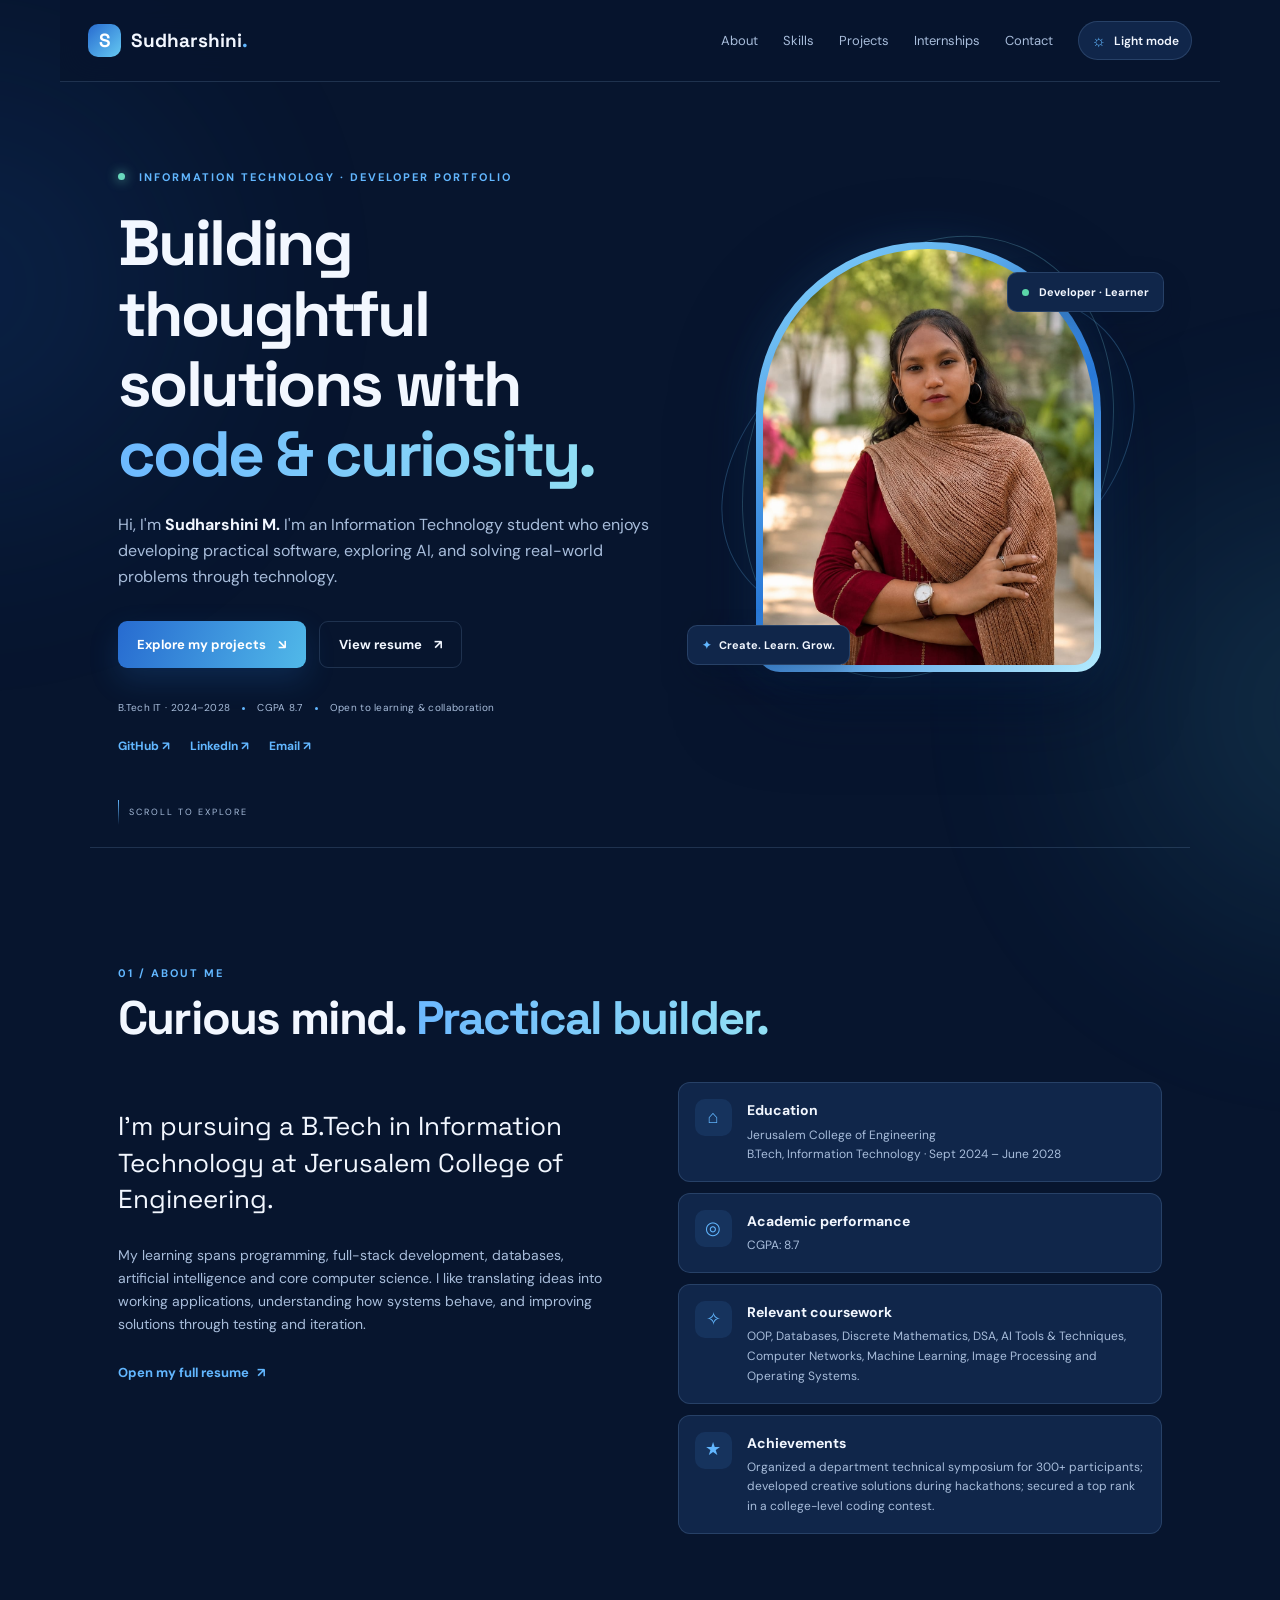
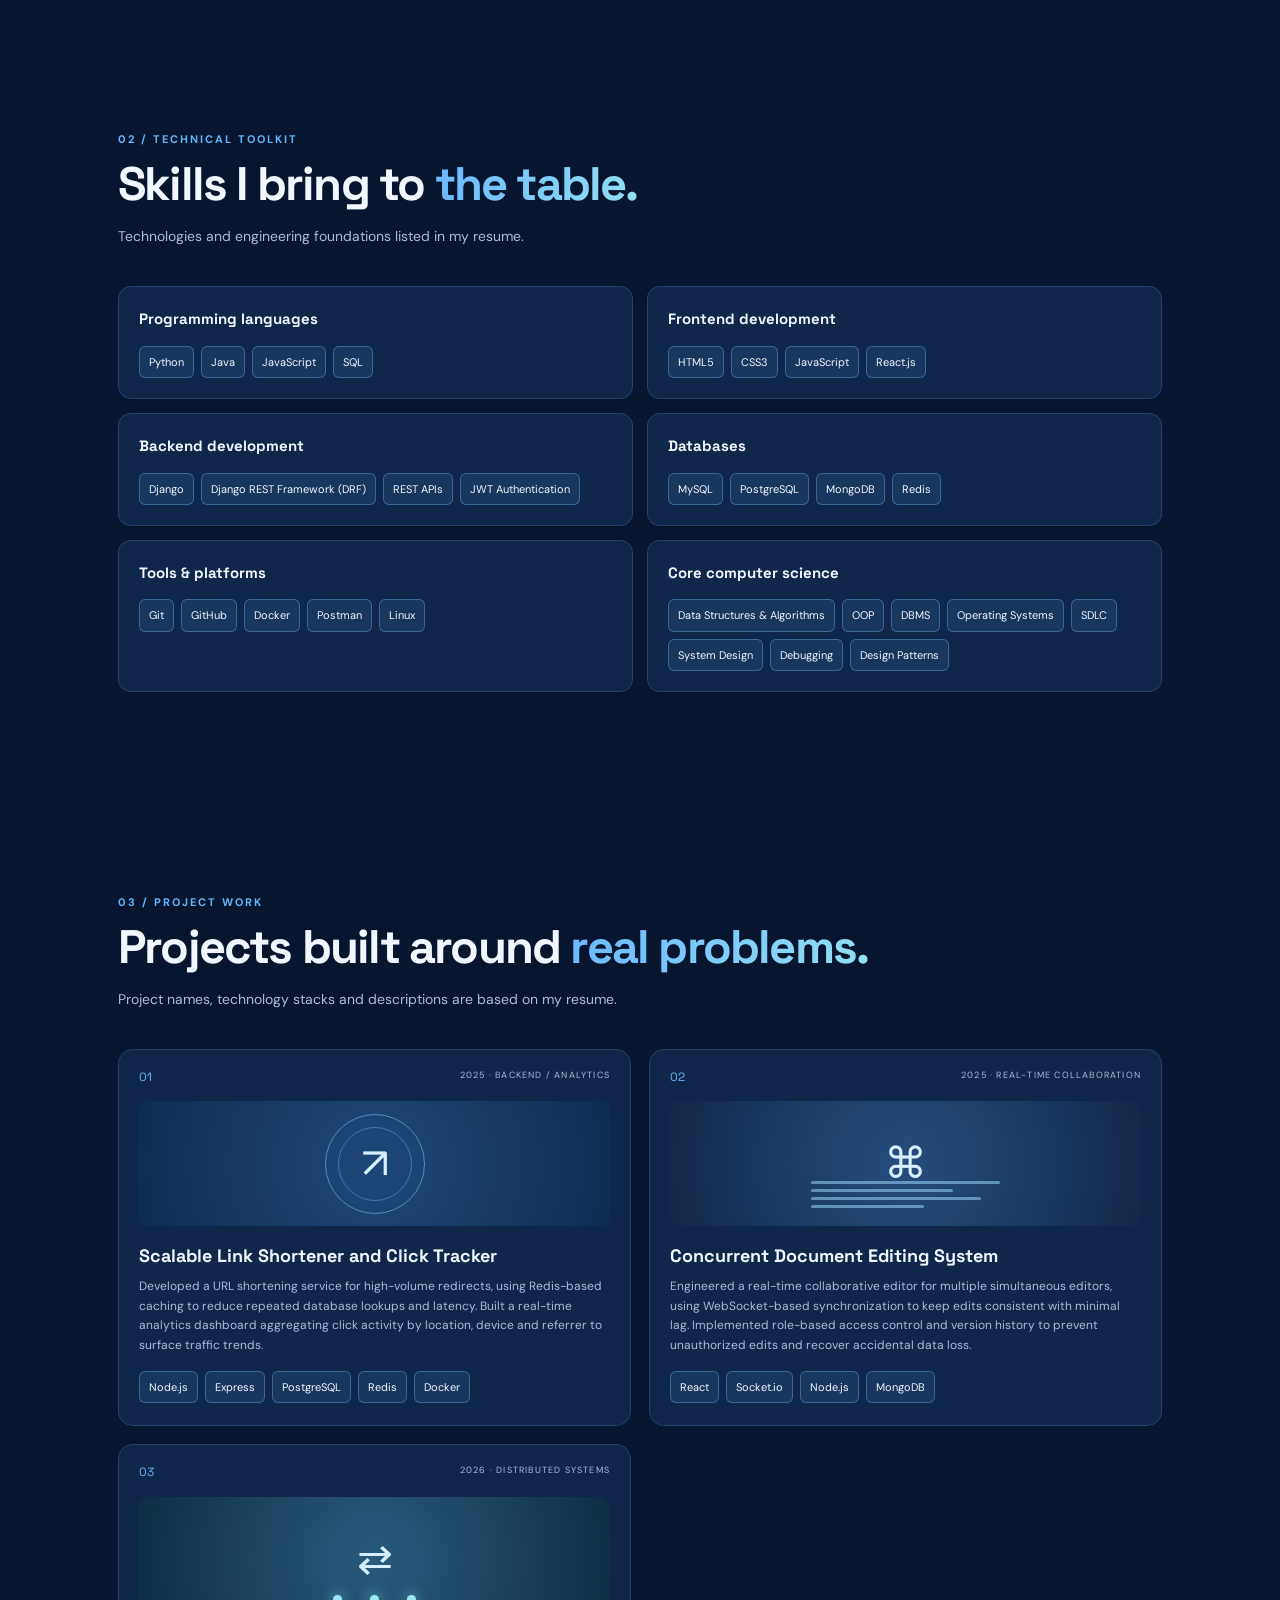
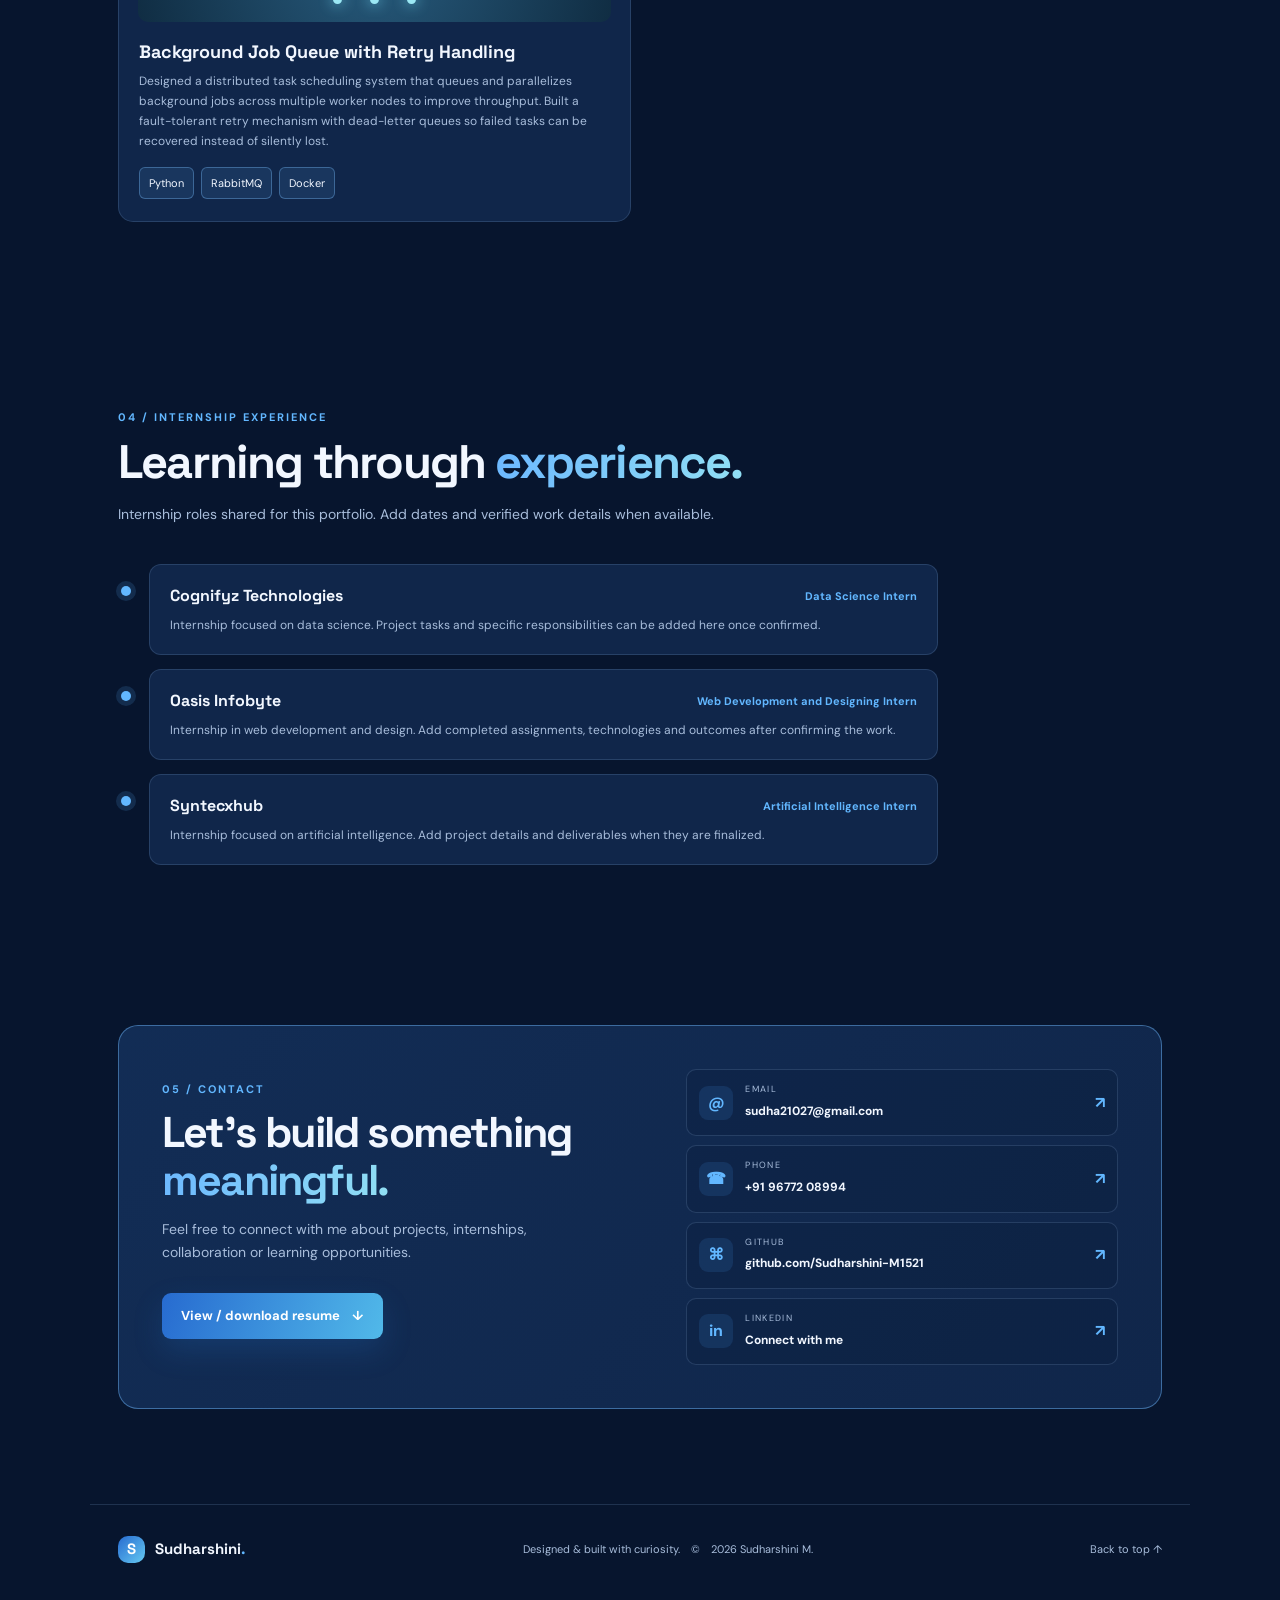
<file: Task-1-Developer-Portfolio/index.html>
<!DOCTYPE html>
<html lang="en">
<head>
  <meta charset="UTF-8">
  <meta name="viewport" content="width=device-width, initial-scale=1.0">
  <meta name="description" content="Sudharshini M. — Information Technology student and developer portfolio.">
  <meta name="theme-color" content="#07152e">
  <title>Sudharshini M. | Developer Portfolio</title>
  <link rel="preconnect" href="https://fonts.googleapis.com">
  <link rel="preconnect" href="https://fonts.gstatic.com" crossorigin>
  <link href="https://fonts.googleapis.com/css2?family=DM+Sans:wght@400;500;600;700&family=Space+Grotesk:wght@400;500;600;700&display=swap" rel="stylesheet">
  <link rel="stylesheet" href="style.css">
  <script src="script.js" defer></script>
</head>
<body>
  <div class="scroll-progress" aria-hidden="true"><span id="scrollProgressBar"></span></div>
  <div class="ambient ambient-one"></div><div class="ambient ambient-two"></div>

  <header class="site-header">
    <a class="brand" href="#home" aria-label="Sudharshini home"><span class="brand-mark">S</span><span>Sudharshini<span class="brand-dot">.</span></span></a>
    <button class="menu-toggle" id="menuToggle" aria-label="Open navigation" aria-expanded="false"><span></span><span></span><span></span></button>
    <nav class="nav" id="siteNav">
      <a href="#about">About</a><a href="#skills">Skills</a><a href="#projects">Projects</a><a href="#internships">Internships</a><a href="#contact">Contact</a>
      <button class="theme-toggle" id="themeToggle" type="button" aria-label="Switch to light mode"><span id="themeIcon">☼</span><span id="themeLabel">Light mode</span></button>
    </nav>
  </header>

  <main>
    <section class="hero section" id="home">
      <div class="hero-copy">
        <p class="eyebrow"><span class="status-dot"></span> INFORMATION TECHNOLOGY · DEVELOPER PORTFOLIO</p>
        <h1>Building thoughtful solutions with <span class="gradient-text">code & curiosity.</span></h1>
        <p class="hero-lead">Hi, I'm <strong>Sudharshini M.</strong> I'm an Information Technology student who enjoys developing practical software, exploring AI, and solving real-world problems through technology.</p>
        <div class="hero-actions">
          <a class="button button-primary" href="#projects">Explore my projects <span>↘</span></a>
          <a class="button button-ghost" href="Sudharshini-M-Resume.pdf" target="_blank" rel="noopener">View resume <span>↗</span></a>
        </div>
        <div class="hero-meta"><span>B.Tech IT · 2024–2028</span><i></i><span>CGPA 8.7</span><i></i><span>Open to learning & collaboration</span></div>
        <div class="hero-socials">
          <a href="https://github.com/Sudharshini-M1521" target="_blank" rel="noopener">GitHub ↗</a>
          <a href="https://www.linkedin.com/in/sudharshini-m-b27391332/" target="_blank" rel="noopener">LinkedIn ↗</a>
          <a href="mailto:sudha21027@gmail.com">Email ↗</a>
        </div>
      </div>
      <div class="hero-photo-wrap">
        <div class="photo-halo"></div><div class="photo-orbit orbit-one"></div><div class="photo-orbit orbit-two"></div>
        <div class="photo-frame"><img src="profile-photo.png" alt="Portrait of Sudharshini M."></div>
        <div class="photo-badge badge-top"><span class="badge-dot"></span> Developer · Learner</div>
        <div class="photo-badge badge-bottom"><span>✦</span> Create. Learn. Grow.</div>
      </div>
      <a class="scroll-cue" href="#about"><span></span> SCROLL TO EXPLORE</a>
    </section>

    <section class="section about-section" id="about">
      <div class="section-heading"><p class="eyebrow">01 / ABOUT ME</p><h2>Curious mind. <span class="gradient-text">Practical builder.</span></h2></div>
      <div class="about-grid">
        <div class="about-intro">
          <p class="large-copy">I’m pursuing a B.Tech in Information Technology at Jerusalem College of Engineering.</p>
          <p>My learning spans programming, full-stack development, databases, artificial intelligence and core computer science. I like translating ideas into working applications, understanding how systems behave, and improving solutions through testing and iteration.</p>
          <a class="text-link" href="Sudharshini-M-Resume.pdf" target="_blank" rel="noopener">Open my full resume <span>↗</span></a>
        </div>
        <div class="about-facts">
          <div class="fact-card"><span class="fact-icon">⌂</span><div><h3>Education</h3><p>Jerusalem College of Engineering<br>B.Tech, Information Technology · Sept 2024 – June 2028</p></div></div>
          <div class="fact-card"><span class="fact-icon">◎</span><div><h3>Academic performance</h3><p>CGPA: 8.7</p></div></div>
          <div class="fact-card"><span class="fact-icon">✧</span><div><h3>Relevant coursework</h3><p>OOP, Databases, Discrete Mathematics, DSA, AI Tools & Techniques, Computer Networks, Machine Learning, Image Processing and Operating Systems.</p></div></div>
          <div class="fact-card"><span class="fact-icon">★</span><div><h3>Achievements</h3><p>Organized a department technical symposium for 300+ participants; developed creative solutions during hackathons; secured a top rank in a college-level coding contest.</p></div></div>
        </div>
      </div>
    </section>

    <section class="section skills-section" id="skills">
      <div class="section-heading"><p class="eyebrow">02 / TECHNICAL TOOLKIT</p><h2>Skills I bring to <span class="gradient-text">the table.</span></h2><p class="section-subtitle">Technologies and engineering foundations listed in my resume.</p></div>
      <div class="skill-groups">
        <article class="skill-group"><h3>Programming languages</h3><div class="tag-list"><span>Python</span><span>Java</span><span>JavaScript</span><span>SQL</span></div></article>
        <article class="skill-group"><h3>Frontend development</h3><div class="tag-list"><span>HTML5</span><span>CSS3</span><span>JavaScript</span><span>React.js</span></div></article>
        <article class="skill-group"><h3>Backend development</h3><div class="tag-list"><span>Django</span><span>Django REST Framework (DRF)</span><span>REST APIs</span><span>JWT Authentication</span></div></article>
        <article class="skill-group"><h3>Databases</h3><div class="tag-list"><span>MySQL</span><span>PostgreSQL</span><span>MongoDB</span><span>Redis</span></div></article>
        <article class="skill-group"><h3>Tools & platforms</h3><div class="tag-list"><span>Git</span><span>GitHub</span><span>Docker</span><span>Postman</span><span>Linux</span></div></article>
        <article class="skill-group"><h3>Core computer science</h3><div class="tag-list"><span>Data Structures & Algorithms</span><span>OOP</span><span>DBMS</span><span>Operating Systems</span><span>SDLC</span><span>System Design</span><span>Debugging</span><span>Design Patterns</span></div></article>
      </div>
    </section>

    <section class="section projects-section" id="projects">
      <div class="section-heading"><p class="eyebrow">03 / PROJECT WORK</p><h2>Projects built around <span class="gradient-text">real problems.</span></h2><p class="section-subtitle">Project names, technology stacks and descriptions are based on my resume.</p></div>
      <div class="projects-grid">
        <article class="project-card"><div class="project-top"><span class="project-number">01</span><span class="project-type">2025 · BACKEND / ANALYTICS</span></div><div class="project-visual link-visual"><span>↗</span><div class="visual-ring"></div></div><div class="project-content"><h3>Scalable Link Shortener and Click Tracker</h3><p>Developed a URL shortening service for high-volume redirects, using Redis-based caching to reduce repeated database lookups and latency. Built a real-time analytics dashboard aggregating click activity by location, device and referrer to surface traffic trends.</p><div class="tag-list"><span>Node.js</span><span>Express</span><span>PostgreSQL</span><span>Redis</span><span>Docker</span></div></div></article>
        <article class="project-card"><div class="project-top"><span class="project-number">02</span><span class="project-type">2025 · REAL-TIME COLLABORATION</span></div><div class="project-visual editor-visual"><span>⌘</span><div class="editor-lines"><i></i><i></i><i></i><i></i></div></div><div class="project-content"><h3>Concurrent Document Editing System</h3><p>Engineered a real-time collaborative editor for multiple simultaneous editors, using WebSocket-based synchronization to keep edits consistent with minimal lag. Implemented role-based access control and version history to prevent unauthorized edits and recover accidental data loss.</p><div class="tag-list"><span>React</span><span>Socket.io</span><span>Node.js</span><span>MongoDB</span></div></div></article>
        <article class="project-card"><div class="project-top"><span class="project-number">03</span><span class="project-type">2026 · DISTRIBUTED SYSTEMS</span></div><div class="project-visual queue-visual"><span>⇄</span><div class="queue-nodes"><i></i><i></i><i></i></div></div><div class="project-content"><h3>Background Job Queue with Retry Handling</h3><p>Designed a distributed task scheduling system that queues and parallelizes background jobs across multiple worker nodes to improve throughput. Built a fault-tolerant retry mechanism with dead-letter queues so failed tasks can be recovered instead of silently lost.</p><div class="tag-list"><span>Python</span><span>RabbitMQ</span><span>Docker</span></div></div></article>
      </div>
    </section>

    <section class="section internships-section" id="internships">
      <div class="section-heading"><p class="eyebrow">04 / INTERNSHIP EXPERIENCE</p><h2>Learning through <span class="gradient-text">experience.</span></h2><p class="section-subtitle">Internship roles shared for this portfolio. Add dates and verified work details when available.</p></div>
      <div class="timeline">
        <article class="timeline-item"><span class="timeline-mark"></span><div class="timeline-card"><div class="timeline-heading"><h3>Cognifyz Technologies</h3><span>Data Science Intern</span></div><p>Internship focused on data science. Project tasks and specific responsibilities can be added here once confirmed.</p></div></article>
        <article class="timeline-item"><span class="timeline-mark"></span><div class="timeline-card"><div class="timeline-heading"><h3>Oasis Infobyte</h3><span>Web Development and Designing Intern</span></div><p>Internship in web development and design. Add completed assignments, technologies and outcomes after confirming the work.</p></div></article>
        <article class="timeline-item"><span class="timeline-mark"></span><div class="timeline-card"><div class="timeline-heading"><h3>Syntecxhub</h3><span>Artificial Intelligence Intern</span></div><p>Internship focused on artificial intelligence. Add project details and deliverables when they are finalized.</p></div></article>
      </div>
    </section>

    <section class="section contact-section" id="contact">
      <div class="contact-panel"><div><p class="eyebrow">05 / CONTACT</p><h2>Let's build something <span class="gradient-text">meaningful.</span></h2><p class="contact-copy">Feel free to connect with me about projects, internships, collaboration or learning opportunities.</p><a class="button button-primary contact-resume" href="Sudharshini-M-Resume.pdf" target="_blank" rel="noopener">View / download resume <span>↓</span></a></div>
        <div class="contact-links">
          <a href="mailto:sudha21027@gmail.com"><span class="contact-icon">@</span><span><small>EMAIL</small><strong>sudha21027@gmail.com</strong></span><b>↗</b></a>
          <a href="tel:+919677208994"><span class="contact-icon">☎</span><span><small>PHONE</small><strong>+91 96772 08994</strong></span><b>↗</b></a>
          <a href="https://github.com/Sudharshini-M1521" target="_blank" rel="noopener"><span class="contact-icon">⌘</span><span><small>GITHUB</small><strong>github.com/Sudharshini-M1521</strong></span><b>↗</b></a>
          <a href="https://www.linkedin.com/in/sudharshini-m-b27391332/" target="_blank" rel="noopener"><span class="contact-icon">in</span><span><small>LINKEDIN</small><strong>Connect with me</strong></span><b>↗</b></a>
        </div>
      </div>
    </section>
  </main>
  <footer class="footer"><a class="brand" href="#home"><span class="brand-mark">S</span><span>Sudharshini<span class="brand-dot">.</span></span></a><p>Designed & built with curiosity. <span>© <span id="year"></span> Sudharshini M.</span></p><a href="#home" class="back-top">Back to top ↑</a></footer>
</body>
</html>
</file>
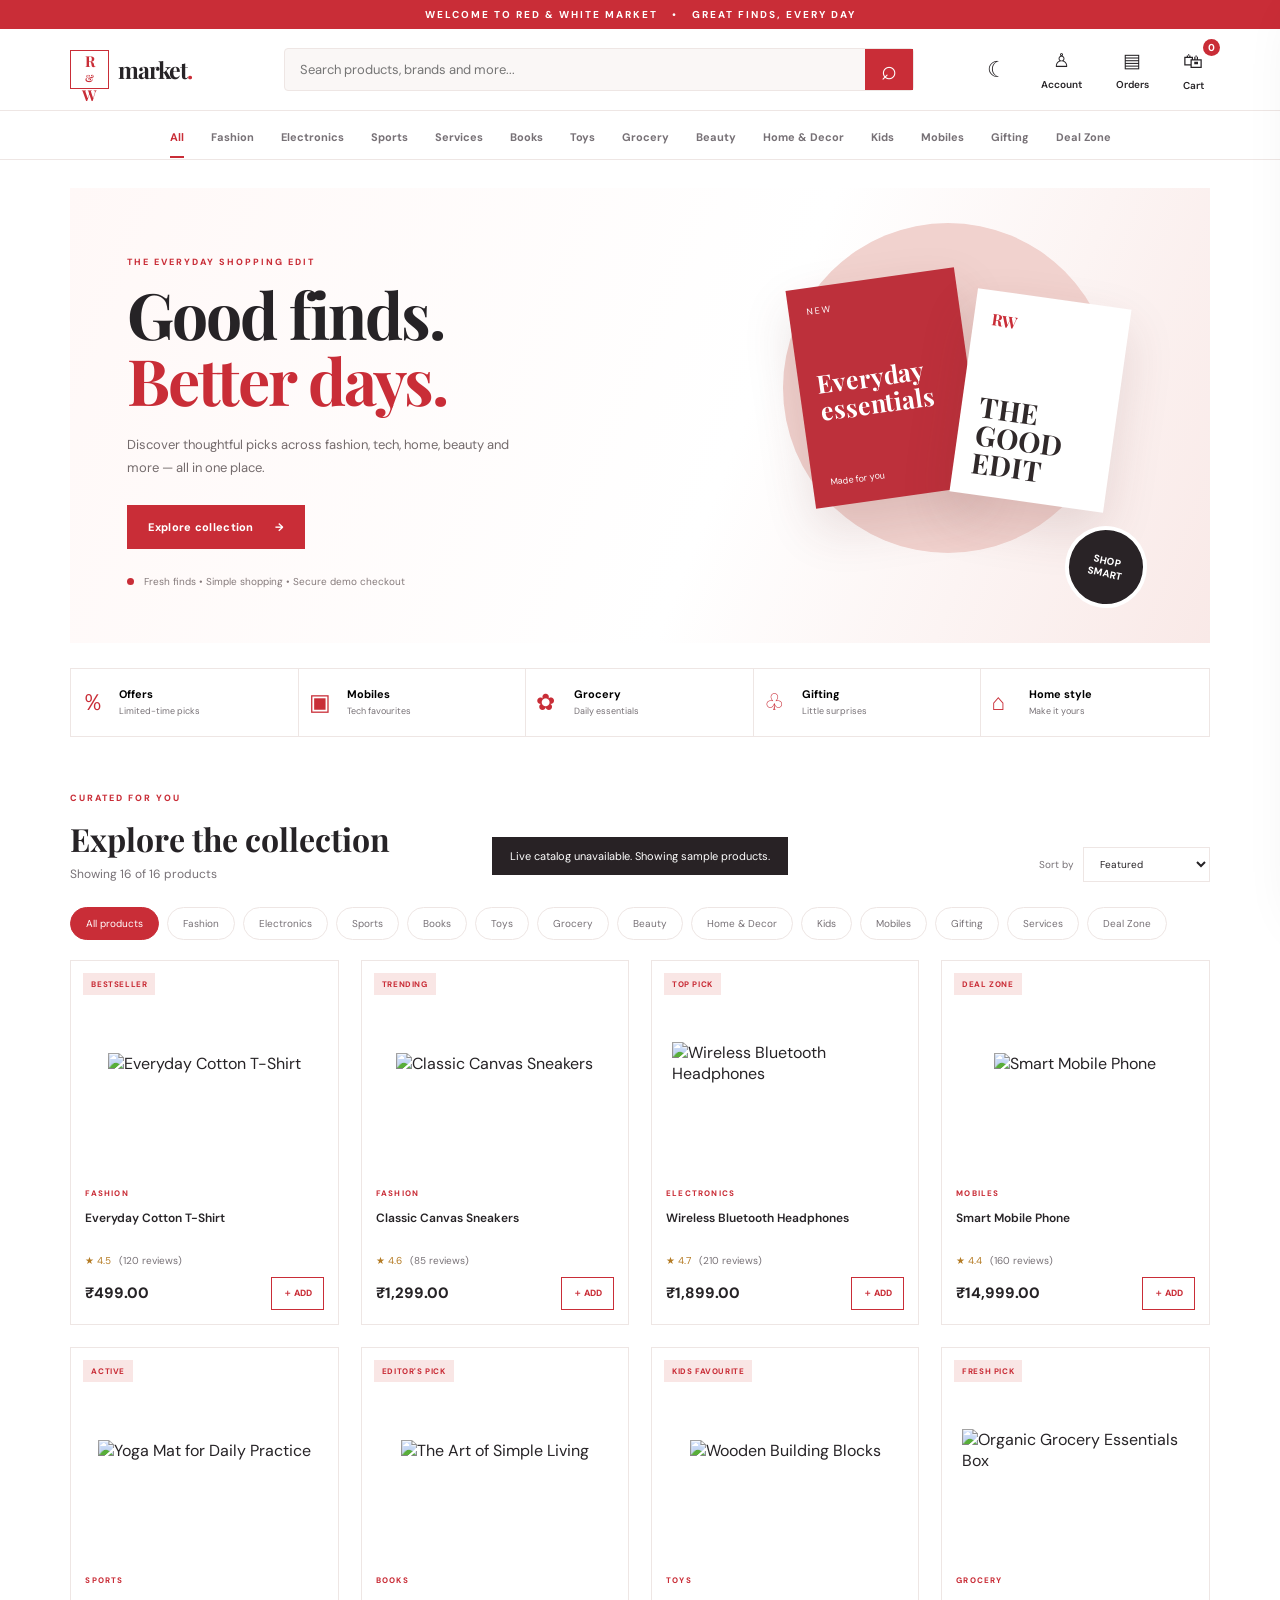
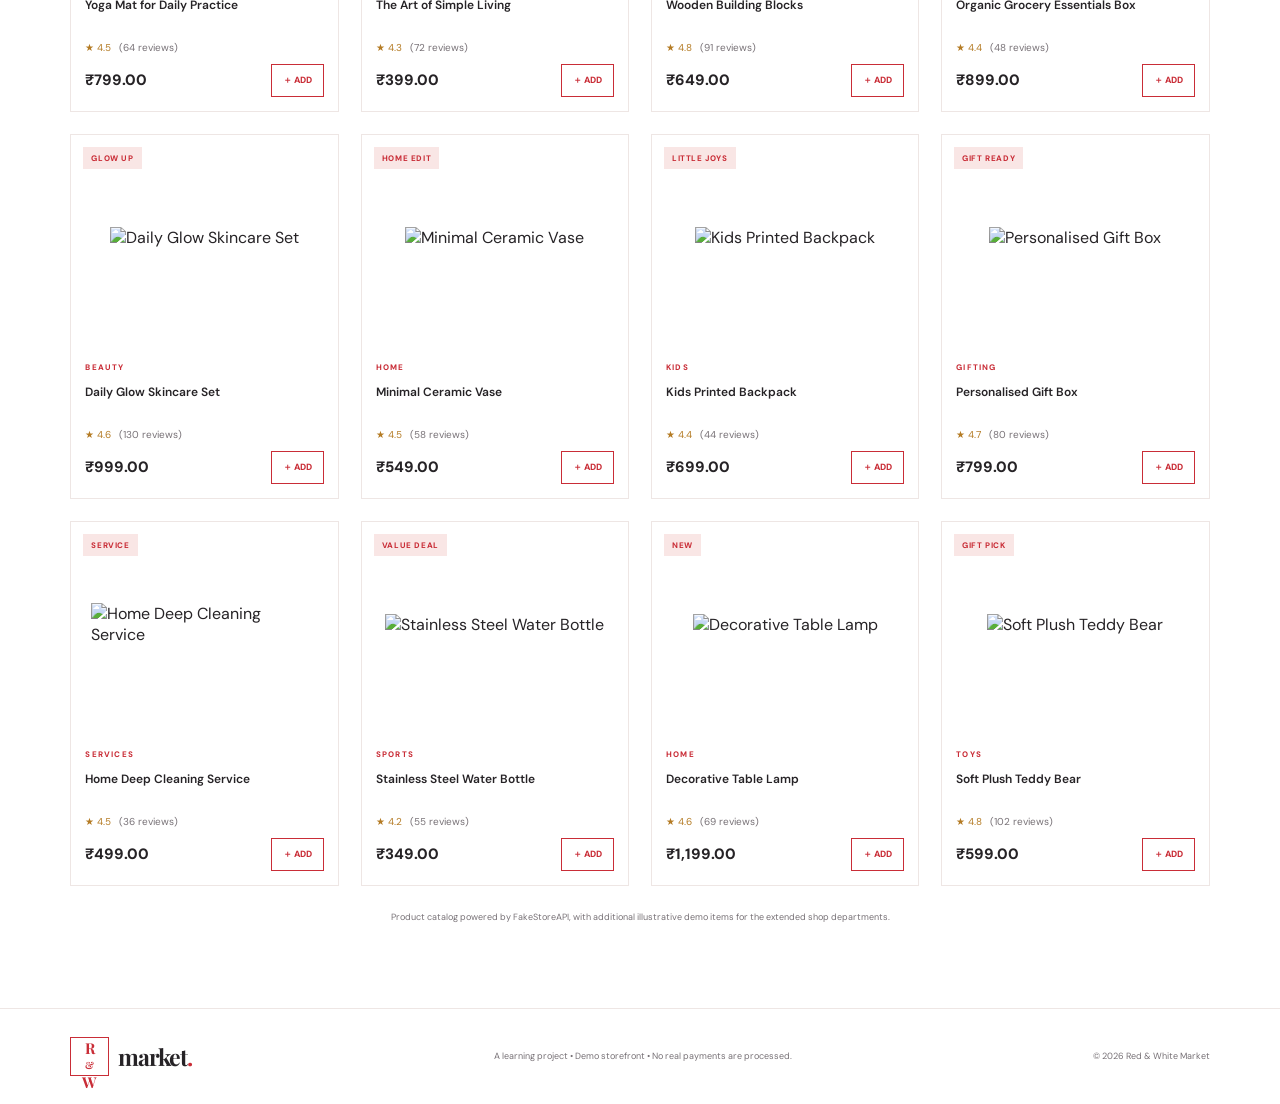
<file: Task-2-Ecommerce-Store/index.html>
<!DOCTYPE html>
<html lang="en">
<head>
  <meta charset="UTF-8">
  <meta name="viewport" content="width=device-width, initial-scale=1.0">
  <meta name="description" content="Red & White Market - a responsive demo e-commerce storefront.">
  <title>Red & White Market | Shop Everything</title>
  <link rel="preconnect" href="https://fonts.googleapis.com">
  <link rel="preconnect" href="https://fonts.gstatic.com" crossorigin>
  <link href="https://fonts.googleapis.com/css2?family=DM+Sans:wght@400;500;600;700;800&family=Playfair+Display:wght@600;700&display=swap" rel="stylesheet">
  <link rel="stylesheet" href="style.css">
</head>
<body>
  <div class="announcement">WELCOME TO RED & WHITE MARKET <span>•</span> GREAT FINDS, EVERY DAY</div>
  <header class="site-header">
    <a class="brand" href="#" aria-label="Red and White Market home"><span class="brand-mark">R<span>&</span>W</span><span class="brand-name">market<span>.</span></span></a>
    <form class="search-form" id="searchForm">
      <input id="searchInput" type="search" placeholder="Search products, brands and more..." aria-label="Search products">
      <button type="submit" aria-label="Search">⌕</button>
    </form>
    <div class="header-actions">
      <button class="icon-action" id="themeToggle" title="Toggle dark mode" aria-label="Toggle theme">☾</button>
      <button class="text-action" id="loginButton"><span>♙</span><small>Account</small></button>
      <button class="text-action" id="ordersButton"><span>▤</span><small>Orders</small></button>
      <button class="cart-action" id="cartButton"><span>🛍</span><small>Cart</small><b id="cartCount">0</b></button>
    </div>
  </header>

  <nav class="category-nav" aria-label="Shop categories">
    <button class="nav-category active" data-category="All">All</button>
    <button class="nav-category" data-category="Fashion">Fashion</button>
    <button class="nav-category" data-category="Electronics">Electronics</button>
    <button class="nav-category" data-category="Sports">Sports</button>
    <button class="nav-category" data-category="Services">Services</button>
    <button class="nav-category" data-category="Books">Books</button>
    <button class="nav-category" data-category="Toys">Toys</button>
    <button class="nav-category" data-category="Grocery">Grocery</button>
    <button class="nav-category" data-category="Beauty">Beauty</button>
    <button class="nav-category" data-category="Home">Home & Decor</button>
    <button class="nav-category" data-category="Kids">Kids</button>
    <button class="nav-category" data-category="Mobiles">Mobiles</button>
    <button class="nav-category" data-category="Gifting">Gifting</button>
    <button class="nav-category" data-category="Deals">Deal Zone</button>
  </nav>

  <main>
    <section class="hero">
      <div class="hero-copy">
        <p class="eyebrow">THE EVERYDAY SHOPPING EDIT</p>
        <h1>Good finds.<br><em>Better days.</em></h1>
        <p class="hero-description">Discover thoughtful picks across fashion, tech, home, beauty and more — all in one place.</p>
        <button class="primary-button" id="shopNowButton">Explore collection <span>→</span></button>
        <div class="hero-note"><span class="red-dot"></span> Fresh finds • Simple shopping • Secure demo checkout</div>
      </div>
      <div class="hero-art" aria-label="Shopping collection illustration">
        <div class="art-circle"></div><div class="art-card art-card-one"><span>NEW</span><b>Everyday<br>essentials</b><small>Made for you</small></div>
        <div class="art-card art-card-two"><span>RW</span><b>THE<br>GOOD<br>EDIT</b></div>
        <div class="art-sticker">SHOP<br>SMART</div>
      </div>
    </section>

    <section class="quick-links">
      <button data-category="Deals"><span>％</span><b>Offers</b><small>Limited-time picks</small></button>
      <button data-category="Mobiles"><span>▣</span><b>Mobiles</b><small>Tech favourites</small></button>
      <button data-category="Grocery"><span>✿</span><b>Grocery</b><small>Daily essentials</small></button>
      <button data-category="Gifting"><span>♧</span><b>Gifting</b><small>Little surprises</small></button>
      <button data-category="Home"><span>⌂</span><b>Home style</b><small>Make it yours</small></button>
    </section>

    <section class="catalog-section" id="catalog">
      <div class="section-heading">
        <div><p class="eyebrow">CURATED FOR YOU</p><h2>Explore the collection</h2><p class="muted" id="resultSummary">Loading products...</p></div>
        <label class="sort-control">Sort by
          <select id="sortSelect"><option value="featured">Featured</option><option value="low">Price: low to high</option><option value="high">Price: high to low</option><option value="rating">Top rated</option></select>
        </label>
      </div>
      <div class="filter-row" id="filterRow">
        <button class="filter-chip active" data-category="All">All products</button>
        <button class="filter-chip" data-category="Fashion">Fashion</button>
        <button class="filter-chip" data-category="Electronics">Electronics</button>
        <button class="filter-chip" data-category="Sports">Sports</button>
        <button class="filter-chip" data-category="Books">Books</button>
        <button class="filter-chip" data-category="Toys">Toys</button>
        <button class="filter-chip" data-category="Grocery">Grocery</button>
        <button class="filter-chip" data-category="Beauty">Beauty</button>
        <button class="filter-chip" data-category="Home">Home & Decor</button>
        <button class="filter-chip" data-category="Kids">Kids</button>
        <button class="filter-chip" data-category="Mobiles">Mobiles</button>
        <button class="filter-chip" data-category="Gifting">Gifting</button>
        <button class="filter-chip" data-category="Services">Services</button>
        <button class="filter-chip" data-category="Deals">Deal Zone</button>
      </div>
      <div class="product-grid" id="productGrid">
        <div class="loading-state">Loading the good stuff...</div>
      </div>
      <p class="api-note">Product catalog powered by FakeStoreAPI, with additional illustrative demo items for the extended shop departments.</p>
    </section>
  </main>

  <footer><a class="brand footer-brand" href="#"><span class="brand-mark">R<span>&</span>W</span><span class="brand-name">market<span>.</span></span></a><p>A learning project • Demo storefront • No real payments are processed.</p><p>© 2026 Red & White Market</p></footer>

  <div class="overlay" id="overlay"></div>
  <aside class="cart-drawer" id="cartDrawer" aria-label="Shopping cart" aria-hidden="true">
    <div class="drawer-header"><div><p class="eyebrow">YOUR SELECTION</p><h2>Your bag <span id="drawerCount">(0)</span></h2></div><button class="close-button" data-close aria-label="Close cart">×</button></div>
    <div class="cart-items" id="cartItems"><div class="empty-state">Your bag is waiting for something lovely.</div></div>
    <div class="cart-summary">
      <div class="summary-line"><span>Subtotal</span><b id="subtotal">₹0.00</b></div>
      <div class="summary-line"><span>Estimated tax (5%)</span><b id="tax">₹0.00</b></div>
      <div class="summary-line"><span>Shipping</span><b id="shipping">₹0.00</b></div>
      <div class="summary-line total-line"><span>Total</span><b id="grandTotal">₹0.00</b></div>
      <small class="shipping-note">Free shipping on orders above ₹2,000. Otherwise ₹79.</small>
      <button class="primary-button checkout-button" id="checkoutButton" disabled>Continue to checkout →</button>
      <button class="continue-button" data-close>Continue shopping</button>
    </div>
  </aside>

  <section class="modal" id="loginModal" role="dialog" aria-modal="true" aria-hidden="true">
    <div class="modal-card"><button class="close-button modal-close" data-close>×</button><p class="eyebrow">WELCOME BACK</p><h2>Your account</h2><p class="muted">Sign in to save your demo shopping details on this device.</p>
      <form id="loginForm" class="stack-form"><label>Your name<input id="customerName" required placeholder="Enter your name"></label><label>Email address<input id="customerEmail" type="email" required placeholder="you@example.com"></label><button class="primary-button" type="submit">Continue</button></form>
      <p class="fine-print">Demo login only. No password or real account is created.</p>
    </div>
  </section>

  <section class="modal" id="checkoutModal" role="dialog" aria-modal="true" aria-hidden="true">
    <div class="modal-card checkout-card"><button class="close-button modal-close" data-close>×</button><p class="eyebrow">ALMOST YOURS</p><h2>Delivery details</h2><p class="muted">Enter the address where you'd like this demo order delivered.</p>
      <form id="checkoutForm" class="stack-form">
        <label>Full name<input id="addressName" required placeholder="Name for delivery"></label>
        <label>Mobile number<input id="addressPhone" required inputmode="numeric" pattern="[0-9]{10}" maxlength="10" placeholder="10-digit mobile number"></label>
        <label>House / street address<textarea id="addressLine" required rows="2" placeholder="Door number, street, area"></textarea></label>
        <div class="form-two"><label>City<input id="addressCity" required placeholder="City"></label><label>PIN code<input id="addressPin" required inputmode="numeric" pattern="[0-9]{6}" maxlength="6" placeholder="6-digit PIN"></label></div>
        <div class="checkout-total"><span>Order total</span><b id="checkoutTotal">₹0.00</b></div>
        <button class="primary-button" type="submit">Place demo order</button>
      </form>
      <p class="fine-print">This is a simulated checkout. No payment is collected and no parcel will be shipped.</p>
    </div>
  </section>

  <section class="modal" id="confirmationModal" role="dialog" aria-modal="true" aria-hidden="true">
    <div class="modal-card confirmation-card"><div class="success-icon">✓</div><p class="eyebrow">ORDER PLACED</p><h2>Thank you for shopping!</h2><p id="confirmationText" class="muted">Your demo order has been recorded.</p><div class="receipt" id="receipt"></div><button class="primary-button" id="confirmationDone">Continue shopping</button></div>
  </section>

  <section class="modal" id="ordersModal" role="dialog" aria-modal="true" aria-hidden="true">
    <div class="modal-card orders-card"><button class="close-button modal-close" data-close>×</button><p class="eyebrow">YOUR ACTIVITY</p><h2>Order history</h2><div id="orderHistory" class="order-history"><p class="muted">No orders yet. Your placed demo orders will appear here.</p></div></div>
  </section>
  <div class="toast" id="toast" role="status"></div>
  <script src="script.js"></script>
</body>
</html>
</file>
<file: Task-1-Developer-Portfolio/style.css>
/* Sudharshini M. — dark/light blue portfolio */
:root{color-scheme:dark;--bg:#07152e;--bg2:#0b1d3a;--panel:#10264a;--panel2:#132d54;--text:#f2f7ff;--muted:#a8bddb;--line:rgba(157,195,242,.17);--blue:#62b7ff;--cyan:#7de4f5;--blue2:#327de0;--font:'DM Sans',sans-serif;--display:'Space Grotesk',sans-serif}
body.light-theme{color-scheme:light;--bg:#f4f8ff;--bg2:#eaf2ff;--panel:#ffffff;--panel2:#e9f2ff;--text:#102443;--muted:#536984;--line:rgba(35,87,151,.17);--blue:#176fca;--cyan:#168cae;--blue2:#2765c5}
*{box-sizing:border-box}html{scroll-behavior:smooth;scroll-padding-top:95px}body{margin:0;background:var(--bg);color:var(--text);font-family:var(--font);line-height:1.65;overflow-x:hidden;transition:background .25s,color .25s}a{color:inherit;text-decoration:none}.scroll-progress{position:fixed;top:0;left:0;width:100%;height:3px;z-index:50;background:transparent}.scroll-progress span{display:block;height:100%;width:0;background:linear-gradient(90deg,#4d9fff,#7de4f5);box-shadow:0 0 12px #62b7ff}.ambient{position:fixed;width:430px;height:430px;border-radius:50%;filter:blur(120px);opacity:.12;pointer-events:none;z-index:-1}.ambient-one{background:#267cf0;top:8%;left:-250px}.ambient-two{background:#55d5ec;right:-270px;top:55%}.site-header{height:82px;display:flex;align-items:center;justify-content:space-between;max-width:1160px;padding:0 28px;margin:auto;position:sticky;top:0;z-index:30;background:color-mix(in srgb,var(--bg) 88%,transparent);backdrop-filter:blur(18px);border-bottom:1px solid var(--line)}.brand{display:flex;align-items:center;gap:10px;font-family:var(--display);font-weight:700;font-size:19px}.brand-mark{width:33px;height:33px;display:grid;place-items:center;border-radius:10px;background:linear-gradient(135deg,#276bd0,#65c9f2);color:white}.brand-dot{color:var(--blue)}.nav{display:flex;align-items:center;gap:25px;color:var(--muted);font-size:13px}.nav a:hover{color:var(--blue)}.theme-toggle{display:flex;align-items:center;gap:8px;border:1px solid var(--line);border-radius:30px;padding:8px 12px;background:var(--panel);color:var(--text);font:600 12px var(--font);cursor:pointer}.theme-toggle span:first-child{font-size:16px;color:var(--blue)}.menu-toggle{display:none;background:none;border:0}.section{max-width:1100px;margin:auto;padding:105px 28px}.hero{min-height:700px;display:grid;grid-template-columns:1.08fr .92fr;align-items:center;gap:28px;position:relative;padding-top:75px;padding-bottom:90px}.eyebrow{font-size:11px;letter-spacing:2px;font-weight:700;color:var(--blue)}.status-dot{display:inline-block;width:7px;height:7px;border-radius:50%;background:#69d9bd;margin:0 9px 1px 0;box-shadow:0 0 12px #69d9bd}.hero h1,.section-heading h2,.contact-panel h2{font-family:var(--display);font-size:clamp(42px,5vw,64px);line-height:1.1;letter-spacing:-2.6px;margin:22px 0}.gradient-text{background:linear-gradient(100deg,#6cb8ff 0%,#91dff4 100%);-webkit-background-clip:text;background-clip:text;color:transparent}.hero-lead{max-width:560px;color:var(--muted);font-size:16px}.hero-lead strong{color:var(--text)}.hero-actions{display:flex;gap:13px;flex-wrap:wrap;margin-top:30px}.button{display:inline-flex;align-items:center;gap:12px;padding:12px 19px;border-radius:9px;font-weight:700;font-size:13px;transition:.2s}.button:hover{transform:translateY(-3px)}.button-primary{background:linear-gradient(110deg,#276bd0,#51b9e9);color:white;box-shadow:0 12px 30px #2476d033}.button-ghost{border:1px solid var(--line);color:var(--text)}.hero-meta{display:flex;gap:12px;align-items:center;flex-wrap:wrap;color:var(--muted);font-size:10px;letter-spacing:.3px;margin-top:32px}.hero-meta i{width:3px;height:3px;border-radius:50%;background:var(--blue)}.hero-socials{display:flex;gap:20px;margin-top:20px;font-size:12px;font-weight:700;color:var(--blue)}.hero-socials a:hover{text-decoration:underline}.hero-photo-wrap{height:500px;display:grid;place-items:center;position:relative}.photo-frame{height:430px;width:min(345px,82%);position:relative;z-index:2;border-radius:170px 170px 24px 24px;padding:7px;background:linear-gradient(145deg,#8ad9ff,#2878d7 55%,#b5edff);box-shadow:0 28px 80px #00102c80,0 0 50px #48a8ef22;overflow:hidden}.photo-frame img{width:100%;height:100%;display:block;object-fit:cover;object-position:center 25%;border-radius:165px 165px 19px 19px}.photo-halo{position:absolute;width:370px;height:370px;border-radius:50%;background:radial-gradient(circle,#2e8fe54a,transparent 68%);filter:blur(8px)}.photo-orbit{position:absolute;border:1px solid #67b9f54a;border-radius:50%;z-index:1}.orbit-one{width:440px;height:300px;transform:rotate(-28deg)}.orbit-two{width:350px;height:460px;transform:rotate(25deg);border-color:#83dff044}.photo-badge{position:absolute;z-index:3;padding:10px 14px;border:1px solid var(--line);border-radius:10px;background:var(--panel);box-shadow:0 12px 28px #00102c38;font-size:11px;font-weight:700;color:var(--text)}.badge-top{top:65px;right:-2px}.badge-bottom{bottom:42px;left:-8px}.badge-bottom span{color:var(--blue);margin-right:5px}.badge-dot{display:inline-block;width:7px;height:7px;border-radius:50%;background:#5bd6a8;margin-right:7px}.scroll-cue{position:absolute;bottom:22px;left:28px;font-size:9px;letter-spacing:2px;color:var(--muted);display:flex;align-items:center;gap:10px}.scroll-cue span{height:25px;width:1px;background:linear-gradient(var(--blue),transparent)}.section-heading{margin-bottom:38px}.section-heading h2,.contact-panel h2{font-size:clamp(34px,4vw,47px);letter-spacing:-1.8px;margin:11px 0}.section-subtitle{color:var(--muted);max-width:650px;font-size:14px}.about-section{border-top:1px solid var(--line)}.about-grid{display:grid;grid-template-columns:1fr 1fr;gap:75px}.large-copy{font-family:var(--display);font-size:26px;line-height:1.4;color:var(--text);max-width:470px}.about-intro>p:not(.large-copy){color:var(--muted);max-width:490px;font-size:14px}.text-link{display:inline-block;color:var(--blue);font-size:13px;font-weight:700;margin-top:12px}.text-link span{margin-left:5px}.about-facts{display:grid;gap:11px}.fact-card{display:flex;gap:15px;padding:16px;border:1px solid var(--line);border-radius:12px;background:var(--panel)}.fact-icon{width:37px;height:37px;display:grid;place-items:center;flex-shrink:0;border-radius:10px;background:#4d9fff1b;color:var(--blue);font-size:18px}.fact-card h3{font-size:14px;margin:0 0 3px}.fact-card p{font-size:12px;color:var(--muted);margin:0}.skills-section{padding-top:80px}.skill-groups{display:grid;grid-template-columns:1fr 1fr;gap:14px}.skill-group{padding:20px;border:1px solid var(--line);border-radius:13px;background:var(--panel)}.skill-group h3{font-family:var(--display);font-size:15px;margin:0 0 14px}.tag-list{display:flex;flex-wrap:wrap;gap:7px}.tag-list span{font-size:11px;color:var(--text);padding:6px 9px;border-radius:6px;background:color-mix(in srgb,var(--blue) 11%,var(--panel));border:1px solid color-mix(in srgb,var(--blue) 24%,var(--line))}.projects-section{padding-top:85px}.projects-grid{display:grid;grid-template-columns:1fr 1fr;gap:18px}.project-card{border:1px solid var(--line);border-radius:15px;overflow:hidden;background:var(--panel);transition:.25s}.project-card:hover{transform:translateY(-5px);border-color:#4d9fff88}.project-top{display:flex;justify-content:space-between;padding:18px 20px 0}.project-number{font-family:var(--display);color:var(--blue);font-size:12px}.project-type{font-size:9px;letter-spacing:1.2px;color:var(--muted)}.project-visual{height:125px;margin:14px 19px 0;border-radius:10px;display:grid;place-items:center;position:relative;overflow:hidden;font-size:43px;color:#d6efff}.link-visual{background:radial-gradient(circle at 50%,#398bdb55,#102d50)}.editor-visual{background:radial-gradient(circle at 50%,#4c9de755,#142849)}.queue-visual{background:radial-gradient(circle at 50%,#57c5e355,#102d43)}.visual-ring{position:absolute;width:100px;height:100px;border:1px solid #9adfff77;border-radius:50%}.visual-ring:after{content:"";position:absolute;inset:12px;border:1px solid #9adfff55;border-radius:50%}.editor-lines{position:absolute;display:grid;gap:5px;left:30%;bottom:18px;width:40%}.editor-lines i{height:3px;border-radius:5px;background:#9bdcff88}.editor-lines i:nth-child(2){width:75%}.editor-lines i:nth-child(3){width:90%}.editor-lines i:nth-child(4){width:60%}.queue-nodes{position:absolute;display:flex;gap:28px;bottom:18px}.queue-nodes i{width:9px;height:9px;border-radius:50%;background:#9be8f4;box-shadow:0 0 14px #72d9ef}.project-content{padding:18px 20px 22px}.project-content h3{font-family:var(--display);font-size:18px;line-height:1.3;margin:0 0 9px}.project-content p{font-size:12px;color:var(--muted);margin:0 0 15px}.internships-section{padding-top:70px}.timeline{display:grid;gap:14px;max-width:820px}.timeline-item{display:grid;grid-template-columns:18px 1fr;gap:13px;position:relative}.timeline-mark{width:10px;height:10px;border-radius:50%;background:var(--blue);margin:22px 0 0 3px;box-shadow:0 0 0 5px color-mix(in srgb,var(--blue) 15%,transparent)}.timeline-card{padding:18px 20px;border:1px solid var(--line);border-radius:12px;background:var(--panel)}.timeline-heading{display:flex;justify-content:space-between;gap:12px;align-items:center;flex-wrap:wrap}.timeline-heading h3{font-family:var(--display);font-size:16px;margin:0}.timeline-heading span{font-size:11px;font-weight:700;color:var(--blue)}.timeline-card p{font-size:12px;color:var(--muted);margin:7px 0 0}.contact-section{padding-top:55px;padding-bottom:95px}.contact-panel{border:1px solid color-mix(in srgb,var(--blue) 35%,var(--line));border-radius:20px;padding:43px;display:grid;grid-template-columns:1fr .9fr;gap:45px;background:linear-gradient(130deg,color-mix(in srgb,var(--panel) 90%,#2468b9),var(--panel))}.contact-panel h2{font-size:43px}.contact-copy{color:var(--muted);max-width:410px;font-size:14px}.contact-resume{margin-top:15px}.contact-links{display:grid;align-content:center;gap:9px}.contact-links>a{display:flex;align-items:center;gap:12px;padding:12px;border:1px solid var(--line);border-radius:10px;background:color-mix(in srgb,var(--bg) 20%,transparent)}.contact-links>a:hover{border-color:var(--blue)}.contact-icon{width:34px;height:34px;display:grid;place-items:center;border-radius:9px;background:#4d9fff20;color:var(--blue);font-weight:700}.contact-links small{display:block;font-size:9px;letter-spacing:1.3px;color:var(--muted)}.contact-links strong{font-size:12px;overflow-wrap:anywhere}.contact-links b{margin-left:auto;color:var(--blue)}.footer{max-width:1100px;margin:auto;padding:24px 28px 32px;border-top:1px solid var(--line);display:flex;align-items:center;justify-content:space-between}.footer .brand{font-size:15px}.footer .brand-mark{width:27px;height:27px}.footer p,.back-top{font-size:11px;color:var(--muted)}.footer p span{margin-left:8px}.back-top:hover{color:var(--blue)}
@media(max-width:850px){.nav{gap:13px}.hero{grid-template-columns:1fr .85fr}.hero-photo-wrap{height:430px}.photo-frame{height:370px;width:280px}.about-grid{gap:35px}.contact-panel{padding:32px;gap:25px}}
@media(max-width:700px){.site-header{height:70px;padding:0 20px}.menu-toggle{display:flex;flex-direction:column;gap:5px;padding:10px}.menu-toggle span{width:22px;height:2px;background:var(--text);border-radius:3px}.nav{display:none;position:absolute;top:69px;left:0;right:0;padding:20px;background:var(--panel);border-bottom:1px solid var(--line);flex-direction:column;gap:17px}.nav.open{display:flex}.theme-toggle{margin-top:4px}.hero{grid-template-columns:1fr;min-height:auto;padding-top:65px;padding-bottom:90px}.hero-photo-wrap{height:420px;margin-top:10px}.photo-frame{height:380px;width:290px}.badge-top{right:5%}.badge-bottom{left:5%}.scroll-cue{bottom:20px;left:20px}.section{padding:78px 20px}.about-grid{grid-template-columns:1fr;gap:25px}.skill-groups{grid-template-columns:1fr}.projects-grid{grid-template-columns:1fr}.contact-panel{grid-template-columns:1fr;padding:26px 20px}.contact-panel h2{font-size:37px}.footer{padding:22px 20px;flex-wrap:wrap;gap:12px}.footer p{order:3;width:100%;margin:0}.footer p span{display:block;margin:0}}
@media(max-width:390px){.hero h1{font-size:40px}.hero-photo-wrap{height:370px}.photo-frame{height:340px;width:255px}.hero-meta{gap:7px}.timeline-heading{align-items:flex-start;flex-direction:column}}
</file>
<file: Task-2-Ecommerce-Store/style.css>
*{box-sizing:border-box} :root{--red:#c92d37;--red-dark:#a91f2a;--ink:#262326;--muted:#777176;--paper:#fff;--soft:#faf7f6;--line:#eee6e4;--card:#fff;--shadow:0 18px 55px rgba(49,24,24,.09);--green:#347b55}body{margin:0;background:var(--paper);color:var(--ink);font-family:"DM Sans",sans-serif;transition:background .25s,color .25s}body.dark{--ink:#f5eeee;--muted:#b7aeb0;--paper:#171416;--soft:#211c1e;--line:#382e31;--card:#211c1e;--shadow:0 18px 55px rgba(0,0,0,.28)}button,input,select,textarea{font:inherit}button{cursor:pointer}.announcement{height:29px;background:var(--red);color:white;text-align:center;font-size:10px;letter-spacing:2px;font-weight:700;padding:8px}.announcement span{padding:0 10px}.site-header{height:82px;display:flex;align-items:center;gap:34px;padding:0 5.5%;border-bottom:1px solid var(--line);background:var(--paper)}.brand{display:flex;align-items:center;gap:9px;text-decoration:none;color:var(--ink);min-width:180px}.brand-mark{width:39px;height:39px;border:1.5px solid var(--red);color:var(--red);display:grid;place-items:center;font-family:"Playfair Display";font-weight:700;font-size:15px}.brand-mark span{font-size:10px}.brand-name{font-family:"Playfair Display";font-size:23px;font-weight:700;letter-spacing:-1px}.brand-name span{color:var(--red)}.search-form{height:43px;display:flex;flex:1;max-width:630px;background:var(--soft);border:1px solid var(--line);border-radius:4px}.search-form input{background:transparent;border:0;outline:0;padding:0 15px;width:100%;color:var(--ink);font-size:13px}.search-form button{width:52px;border:0;background:var(--red);color:#fff;font-size:27px}.header-actions{display:flex;align-items:center;gap:22px;margin-left:auto}.icon-action,.text-action,.cart-action{border:0;background:none;color:var(--ink);display:flex;align-items:center;gap:5px}.icon-action{font-size:22px}.text-action{flex-direction:column;font-size:19px}.text-action small,.cart-action small{font-size:10px;font-weight:600}.cart-action{position:relative;flex-direction:column;font-size:20px}.cart-action b{position:absolute;top:-8px;right:-10px;background:var(--red);color:white;border-radius:50%;width:17px;height:17px;font-size:10px;display:grid;place-items:center}.category-nav{height:49px;display:flex;align-items:center;justify-content:center;gap:27px;padding:0 4%;border-bottom:1px solid var(--line);overflow-x:auto;white-space:nowrap}.nav-category{border:0;background:none;color:var(--muted);font-size:11px;font-weight:700;padding:17px 0 14px;position:relative}.nav-category:hover,.nav-category.active{color:var(--red)}.nav-category.active:after{content:"";height:2px;background:var(--red);position:absolute;bottom:0;left:0;right:0}.hero{margin:28px auto 0;width:89%;min-height:390px;background:linear-gradient(112deg,#fff8f7 0%,#fff 58%,#f9e9e7 100%);display:grid;grid-template-columns:1fr 1fr;overflow:hidden;position:relative}.dark .hero{background:linear-gradient(112deg,#2b2022,#241b1d 58%,#43272b)}.hero-copy{padding:68px 0 55px 10%;position:relative;z-index:2}.eyebrow{color:var(--red);font-size:9px;letter-spacing:2px;font-weight:800;margin:0 0 13px}.hero h1{font:700 clamp(42px,5vw,66px)/1.03 "Playfair Display",serif;letter-spacing:-2px;margin:0}.hero h1 em{color:var(--red);font-style:normal}.hero-description{max-width:385px;color:#746b6c;font-size:13px;line-height:1.8;margin:20px 0 25px}.dark .hero-description{color:#d0c0c1}.primary-button{background:var(--red);color:#fff;border:1px solid var(--red);padding:14px 20px;font-size:11px;font-weight:800;letter-spacing:.3px;transition:.2s}.primary-button:hover{background:var(--red-dark);transform:translateY(-1px)}.primary-button span{padding-left:18px}.hero-note{font-size:10px;color:#857a7b;margin-top:26px}.red-dot{display:inline-block;width:7px;height:7px;border-radius:50%;background:var(--red);margin-right:7px}.hero-art{position:relative;min-height:390px}.art-circle{position:absolute;width:330px;height:330px;border-radius:50%;background:#f1d2ce;right:17%;top:35px}.art-card{position:absolute;box-shadow:0 22px 50px rgba(98,44,44,.15);display:flex;flex-direction:column;justify-content:space-between}.art-card-one{width:170px;height:220px;background:#bd303b;color:white;right:42%;top:90px;padding:18px;transform:rotate(-8deg)}.art-card-one span{font-size:9px;letter-spacing:2px}.art-card-one b{font:700 25px/1.08 "Playfair Display"}.art-card-one small{font-size:9px}.art-card-two{width:155px;height:205px;background:#fff;color:#30292a;right:16%;top:110px;padding:18px;transform:rotate(8deg);font-family:"Playfair Display"}.art-card-two span{color:var(--red);font-weight:700}.art-card-two b{font-size:28px;line-height:1}.art-sticker{position:absolute;right:11%;bottom:35px;background:#292326;color:white;border-radius:50%;width:82px;height:82px;display:grid;place-items:center;text-align:center;font-size:10px;font-weight:800;transform:rotate(12deg);border:4px solid #fff}.quick-links{width:89%;margin:25px auto 55px;display:grid;grid-template-columns:repeat(5,1fr);border:1px solid var(--line)}.quick-links button{border:0;border-right:1px solid var(--line);background:var(--card);padding:18px 10px;display:grid;grid-template-columns:38px 1fr;text-align:left;align-items:center}.quick-links button:last-child{border:0}.quick-links button>span{grid-row:span 2;color:var(--red);font-size:23px}.quick-links b{font-size:11px}.quick-links small{color:var(--muted);font-size:9px;margin-top:3px}.catalog-section{width:89%;margin:0 auto 85px}.section-heading{display:flex;align-items:end;justify-content:space-between;margin-bottom:22px}.section-heading h2,.drawer-header h2,.modal-card h2{font:700 32px "Playfair Display";margin:0 0 6px}.muted{color:var(--muted);font-size:12px;margin:0}.sort-control{font-size:10px;color:var(--muted);display:flex;align-items:center;gap:9px}.sort-control select{background:var(--card);color:var(--ink);border:1px solid var(--line);padding:9px 12px;font-size:10px}.filter-row{display:flex;gap:8px;overflow-x:auto;padding:3px 0 20px}.filter-chip{border:1px solid var(--line);border-radius:30px;background:var(--card);color:var(--muted);font-size:10px;padding:9px 15px;white-space:nowrap}.filter-chip.active,.filter-chip:hover{background:var(--red);color:white;border-color:var(--red)}.product-grid{display:grid;grid-template-columns:repeat(4,minmax(0,1fr));gap:22px}.product-card{background:var(--card);border:1px solid var(--line);position:relative;min-width:0;transition:.2s}.product-card:hover{transform:translateY(-4px);box-shadow:var(--shadow)}.product-image-wrap{height:205px;background:#fff;display:grid;place-items:center;padding:20px;position:relative}.product-image-wrap img{max-width:100%;max-height:165px;object-fit:contain}.product-badge{position:absolute;left:12px;top:12px;background:#f9e6e5;color:var(--red);font-size:8px;font-weight:800;padding:6px 8px;letter-spacing:.6px}.product-info{padding:14px}.product-category{font-size:8px;letter-spacing:1.2px;text-transform:uppercase;color:var(--red);font-weight:800}.product-title{font-size:12px;line-height:1.5;height:37px;overflow:hidden;margin:8px 0;color:var(--ink);font-weight:600}.rating{font-size:10px;color:#b47b24;margin-bottom:10px}.rating span{color:var(--muted);margin-left:5px}.product-bottom{display:flex;justify-content:space-between;align-items:center;gap:7px}.price{font-size:15px;font-weight:800}.add-button{border:1px solid var(--red);background:transparent;color:var(--red);font-size:9px;font-weight:800;padding:9px 11px}.add-button:hover{background:var(--red);color:#fff}.loading-state,.empty-state{grid-column:1/-1;text-align:center;padding:55px 15px;color:var(--muted);font-size:13px}.api-note{text-align:center;color:var(--muted);font-size:9px;margin-top:25px}footer{border-top:1px solid var(--line);padding:28px 5.5%;display:flex;align-items:center;justify-content:space-between;gap:20px}footer p{font-size:9px;color:var(--muted)}.footer-brand{min-width:0}.overlay{position:fixed;inset:0;background:rgba(21,12,14,.48);z-index:20;opacity:0;visibility:hidden;transition:.25s}.overlay.show{opacity:1;visibility:visible}.cart-drawer{position:fixed;z-index:21;right:0;top:0;height:100vh;width:min(440px,100%);background:var(--paper);box-shadow:var(--shadow);transform:translateX(105%);transition:.3s;display:flex;flex-direction:column}.cart-drawer.open{transform:translateX(0)}.drawer-header{padding:26px 25px 18px;border-bottom:1px solid var(--line);display:flex;justify-content:space-between;align-items:center}.drawer-header h2{font-size:27px}.drawer-header h2 span{font:500 12px "DM Sans";color:var(--muted)}.close-button{border:0;background:none;color:var(--ink);font-size:28px;line-height:1}.cart-items{padding:10px 24px;overflow:auto;flex:1}.cart-item{display:grid;grid-template-columns:66px 1fr auto;gap:12px;padding:15px 0;border-bottom:1px solid var(--line)}.cart-item img{width:66px;height:75px;object-fit:contain;background:#fff;padding:6px}.cart-item h4{font-size:11px;line-height:1.4;margin:2px 0 6px}.cart-item .item-price{font-size:11px;font-weight:800}.quantity-control{display:flex;align-items:center;gap:10px;margin-top:9px}.quantity-control button{width:23px;height:23px;background:var(--soft);border:1px solid var(--line);color:var(--ink)}.quantity-control span{font-size:10px}.remove-item{border:0;background:none;color:var(--red);font-size:10px;align-self:start}.cart-summary{padding:18px 25px 22px;border-top:1px solid var(--line)}.summary-line{display:flex;justify-content:space-between;font-size:11px;margin:9px 0;color:var(--muted)}.summary-line b{color:var(--ink)}.total-line{border-top:1px solid var(--line);padding-top:14px;margin-top:14px;font-size:14px;color:var(--ink)}.total-line b{font-size:19px;color:var(--red)}.shipping-note,.fine-print{font-size:9px;color:var(--muted);line-height:1.6}.checkout-button{width:100%;margin-top:14px}.checkout-button:disabled{opacity:.45;cursor:not-allowed}.continue-button{width:100%;padding:12px;background:none;border:0;color:var(--muted);font-size:10px}.modal{position:fixed;z-index:30;inset:0;display:grid;place-items:center;background:rgba(21,12,14,.52);padding:18px;opacity:0;visibility:hidden;transition:.2s}.modal.show{opacity:1;visibility:visible}.modal-card{position:relative;background:var(--paper);width:min(460px,100%);max-height:90vh;overflow:auto;padding:34px;box-shadow:var(--shadow)}.modal-close{position:absolute;right:20px;top:16px}.modal-card h2{font-size:29px;margin-bottom:8px}.stack-form{display:grid;gap:14px;margin-top:22px}.stack-form label{display:grid;gap:7px;font-size:10px;font-weight:700;color:var(--muted)}.stack-form input,.stack-form textarea{width:100%;padding:12px;border:1px solid var(--line);background:var(--soft);color:var(--ink);outline:0;font-size:11px;resize:vertical}.stack-form input:focus,.stack-form textarea:focus{border-color:var(--red)}.stack-form .primary-button{margin-top:4px}.form-two{display:grid;grid-template-columns:1fr 1fr;gap:12px}.checkout-total{display:flex;justify-content:space-between;padding:14px 0;border-top:1px solid var(--line);font-size:12px}.checkout-total b{font-size:17px;color:var(--red)}.success-icon{width:48px;height:48px;border-radius:50%;background:#e5f2e9;color:var(--green);display:grid;place-items:center;font-size:24px;margin-bottom:18px}.confirmation-card{text-align:center}.confirmation-card .success-icon{margin:0 auto 18px}.receipt{background:var(--soft);padding:15px;text-align:left;margin:20px 0;font-size:10px;line-height:1.8}.order-entry{padding:15px 0;border-bottom:1px solid var(--line);font-size:11px}.order-entry strong{display:block;margin-bottom:5px}.order-entry small{color:var(--muted)}.toast{position:fixed;z-index:50;bottom:25px;left:50%;transform:translate(-50%,20px);background:#282225;color:white;padding:12px 18px;font-size:11px;opacity:0;visibility:hidden;transition:.2s}.toast.show{opacity:1;visibility:visible;transform:translate(-50%,0)}
@media(max-width:1050px){.site-header{gap:18px;padding:0 3%}.brand{min-width:145px}.header-actions{gap:13px}.category-nav{justify-content:flex-start}.product-grid{grid-template-columns:repeat(3,minmax(0,1fr))}.hero,.quick-links,.catalog-section{width:94%}}
@media(max-width:720px){.site-header{height:auto;min-height:72px;flex-wrap:wrap;padding:12px 4%;gap:10px}.brand{min-width:0}.brand-name{font-size:20px}.header-actions{gap:12px}.text-action small,.cart-action small{display:none}.search-form{order:3;flex-basis:100%;max-width:none}.category-nav{height:44px;gap:20px;padding:0 4%}.hero{grid-template-columns:1fr;min-height:540px}.hero-copy{padding:48px 8% 0}.hero-art{min-height:250px}.art-circle{width:230px;height:230px;right:20%;top:5px}.art-card-one{width:130px;height:170px;right:45%;top:35px}.art-card-one b{font-size:20px}.art-card-two{width:120px;height:160px;right:16%;top:50px}.art-card-two b{font-size:23px}.art-sticker{width:65px;height:65px;right:9%;bottom:5px;font-size:8px}.quick-links{grid-template-columns:repeat(2,1fr);margin-bottom:42px}.quick-links button{border-bottom:1px solid var(--line)}.quick-links button:nth-child(2n){border-right:0}.quick-links button:last-child{display:none}.catalog-section{margin-bottom:55px}.section-heading{align-items:start;gap:12px;flex-direction:column}.section-heading h2{font-size:27px}.product-grid{grid-template-columns:repeat(2,minmax(0,1fr));gap:11px}.product-image-wrap{height:155px;padding:13px}.product-image-wrap img{max-height:125px}.product-info{padding:10px}.product-title{font-size:10px;height:42px}.price{font-size:13px}.add-button{padding:8px;font-size:8px}.filter-row{padding-bottom:15px}footer{flex-direction:column;align-items:flex-start;gap:7px}.modal-card{padding:29px 22px}.hero h1{font-size:49px}}
@media(max-width:380px){.product-grid{grid-template-columns:1fr}.product-image-wrap{height:210px}.product-image-wrap img{max-height:175px}.form-two{grid-template-columns:1fr}}
</file>
